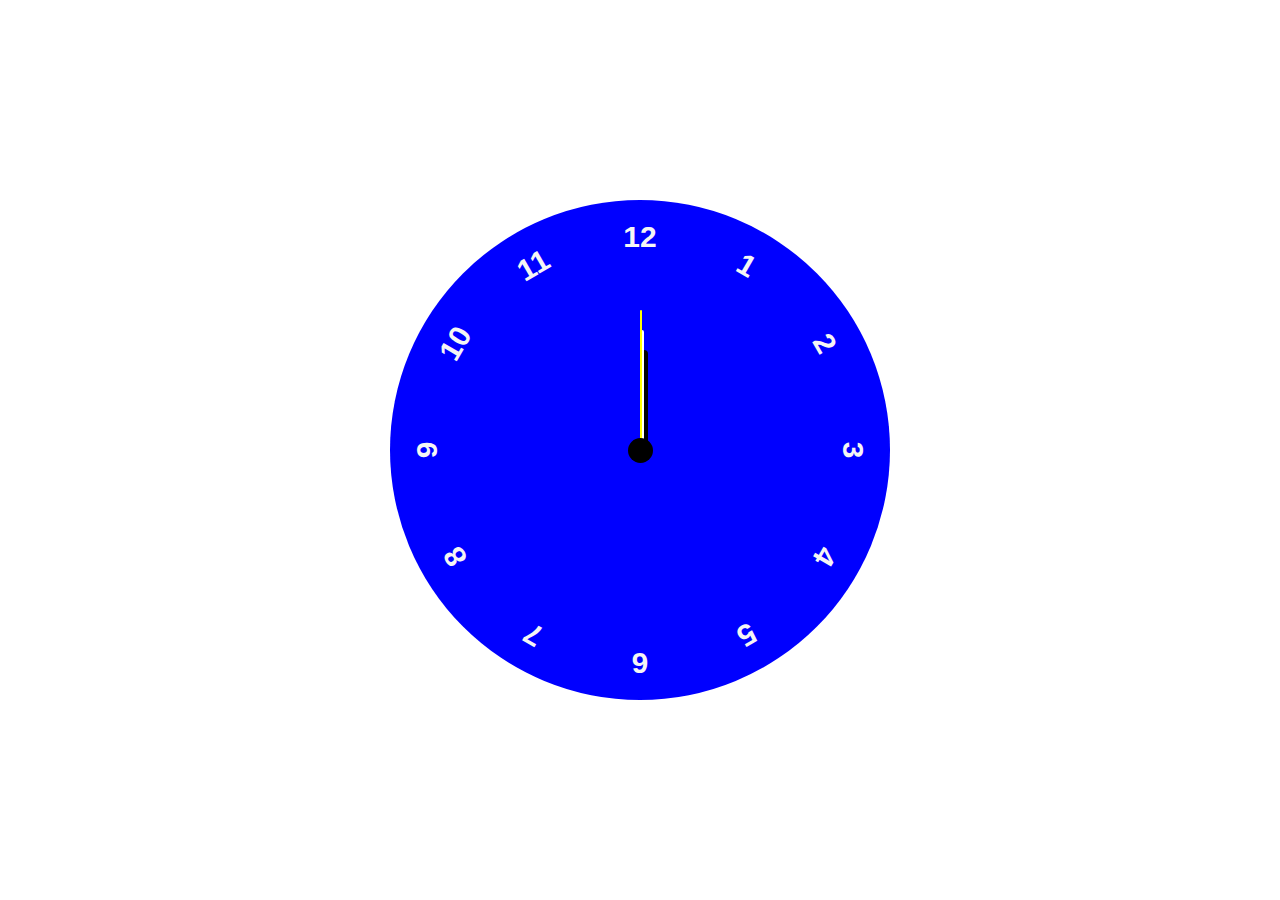
<file: index.html>
<!DOCTYPE html>
<html lang="en">
<head>
    <meta charset="UTF-8">
    <meta name="viewport" content="width=device-width, initial-scale=1.0">
    <link rel="stylesheet" href="a-clock.css">
    <title>Document</title>
</head>
<body>
    <div class="clock">
        <div class="number" style="--n:1"><b>1</b></div>
        <div class="number" style="--n:2"><b>2</b></div>
        <div class="number" style="--n:3"><b>3</b></div>
        <div class="number" style="--n:4"><b>4</b></div>
        <div class="number" style="--n:5"><b>5</b></div>
        <div class="number" style="--n:6"><b>6</b></div>
        <div class="number" style="--n:7"><b>7</b></div>
        <div class="number" style="--n:8"><b>8</b></div>
        <div class="number" style="--n:9"><b>9</b></div>
        <div class="number" style="--n:10"><b>10</b></div>
        <div class="number" style="--n:11"><b>11</b></div>
        <div class="number" style="--n:12"><b>12</b></div>
        <div class="hour"></div>
        <div class="minut"></div>
        <div class="scond"></div>
        <div class="center-dot"></div>
    </div>
    

    <script src="a-clock.js"></script>
</body>
</html>
</file>
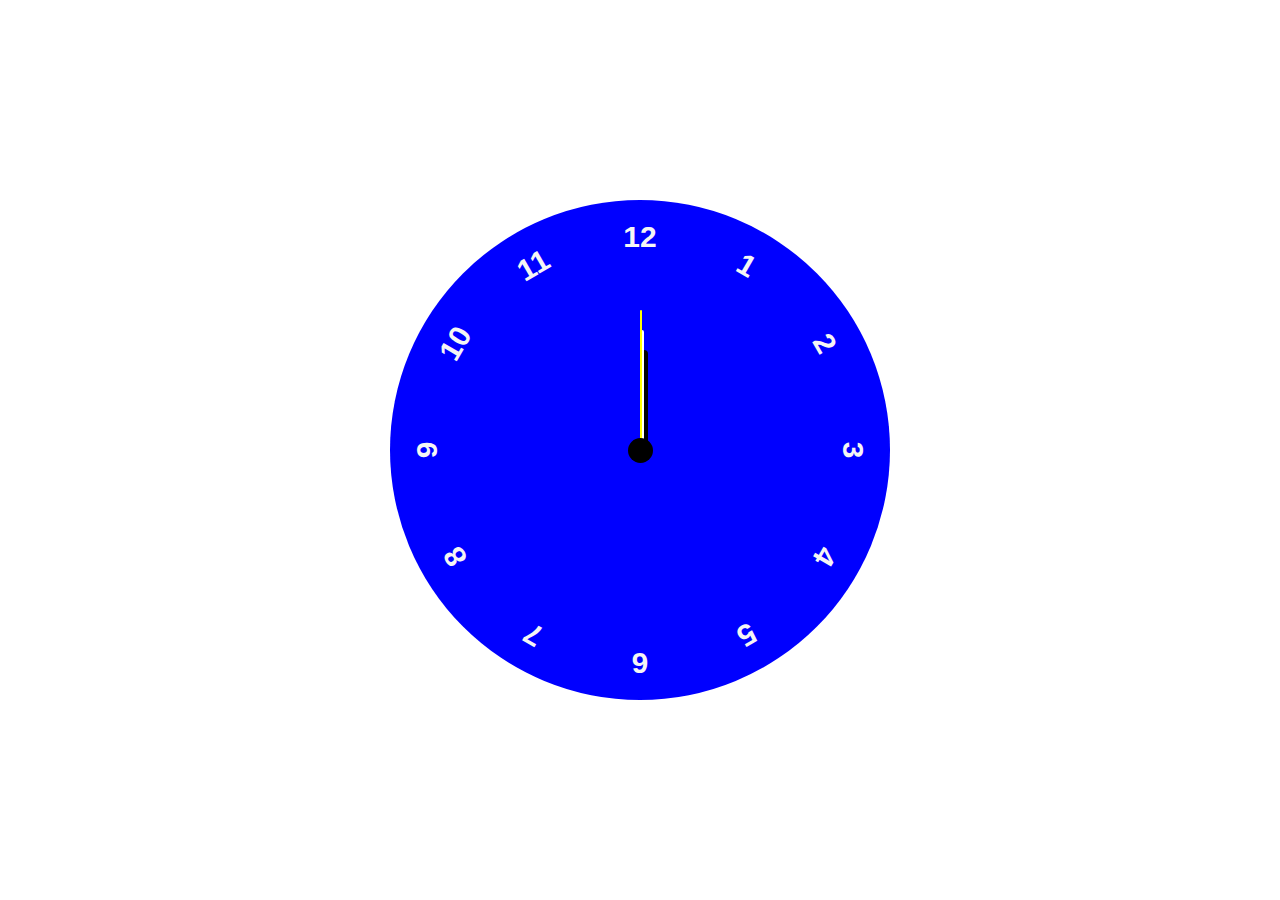
<file: clock app/clockApp/a-clock.html>
<!DOCTYPE html>
<html lang="en">
<head>
    <meta charset="UTF-8">
    <meta name="viewport" content="width=device-width, initial-scale=1.0">
    <link rel="stylesheet" href="a-clock.css">
    <title>Document</title>
</head>
<body>
    <div class="clock">
        <div class="number" style="--n:1"><b>1</b></div>
        <div class="number" style="--n:2"><b>2</b></div>
        <div class="number" style="--n:3"><b>3</b></div>
        <div class="number" style="--n:4"><b>4</b></div>
        <div class="number" style="--n:5"><b>5</b></div>
        <div class="number" style="--n:6"><b>6</b></div>
        <div class="number" style="--n:7"><b>7</b></div>
        <div class="number" style="--n:8"><b>8</b></div>
        <div class="number" style="--n:9"><b>9</b></div>
        <div class="number" style="--n:10"><b>10</b></div>
        <div class="number" style="--n:11"><b>11</b></div>
        <div class="number" style="--n:12"><b>12</b></div>
        <div class="hour"></div>
        <div class="minut"></div>
        <div class="scond"></div>
        <div class="center-dot"></div>
    </div>
    

    <script src="a-clock.js"></script>
</body>
</html>
</file>
<file: a-clock.css>
*{
    margin: 0;
    padding: 0;
    box-sizing: border-box;
    font-family: 'Segoe UI', Tahoma, Geneva, Verdana, sans-serif;

}
body {
    display: flex;
    justify-content: center;
    align-items: center;
    height: 100vh;
    position: relative;
}

.clock {
    height: 500px;
    width: 500px;
    border-radius: 50%;
    background-color: blue;
    display: flex;
    justify-content: center;
    align-items: center;
    position: relative;
}

.number {
    transform: rotate(calc(30deg * var(--n)));
    position: absolute;
    inset: 20px;
    text-align: center;
    color: whitesmoke;
    font-size: 30px;


}

.center-dot {
    position: absolute;
    background-color: black;
    height: 25px;
    width: 25px;
    border-radius: 50%;
}

.hour, .minut, .scond {
    bottom: 50%;
    left: 50%;
    transform: translate(-50%);
    border-radius: 10px;
    

}

.hour {
    position: absolute;
    height: 100px;
    width: 8px;
    background-color: black;
    transform: rotate(0deg);
    transform-origin: bottom;
}

.minut {
    position: absolute;
    height: 120px;
    width: 4px;
    background-color: white;
    transform: rotate(0deg);
    transform-origin: bottom;
}

.scond {
    position: absolute;
    height: 140px;
    width: 2px;
    background-color: yellow;transform: rotate(0deg);
    transform-origin: bottom;
}
</file>
<file: clock app/clockApp/a-clock.css>
*{
    margin: 0;
    padding: 0;
    box-sizing: border-box;
    font-family: 'Segoe UI', Tahoma, Geneva, Verdana, sans-serif;

}
body {
    display: flex;
    justify-content: center;
    align-items: center;
    height: 100vh;
    position: relative;
}

.clock {
    height: 500px;
    width: 500px;
    border-radius: 50%;
    background-color: blue;
    display: flex;
    justify-content: center;
    align-items: center;
    position: relative;
}

.number {
    transform: rotate(calc(30deg * var(--n)));
    position: absolute;
    inset: 20px;
    text-align: center;
    color: whitesmoke;
    font-size: 30px;


}

.center-dot {
    position: absolute;
    background-color: black;
    height: 25px;
    width: 25px;
    border-radius: 50%;
}

.hour, .minut, .scond {
    bottom: 50%;
    left: 50%;
    transform: translate(-50%);
    border-radius: 10px;
    

}

.hour {
    position: absolute;
    height: 100px;
    width: 8px;
    background-color: black;
    transform: rotate(0deg);
    transform-origin: bottom;
}

.minut {
    position: absolute;
    height: 120px;
    width: 4px;
    background-color: white;
    transform: rotate(0deg);
    transform-origin: bottom;
}

.scond {
    position: absolute;
    height: 140px;
    width: 2px;
    background-color: yellow;transform: rotate(0deg);
    transform-origin: bottom;
}
</file>
